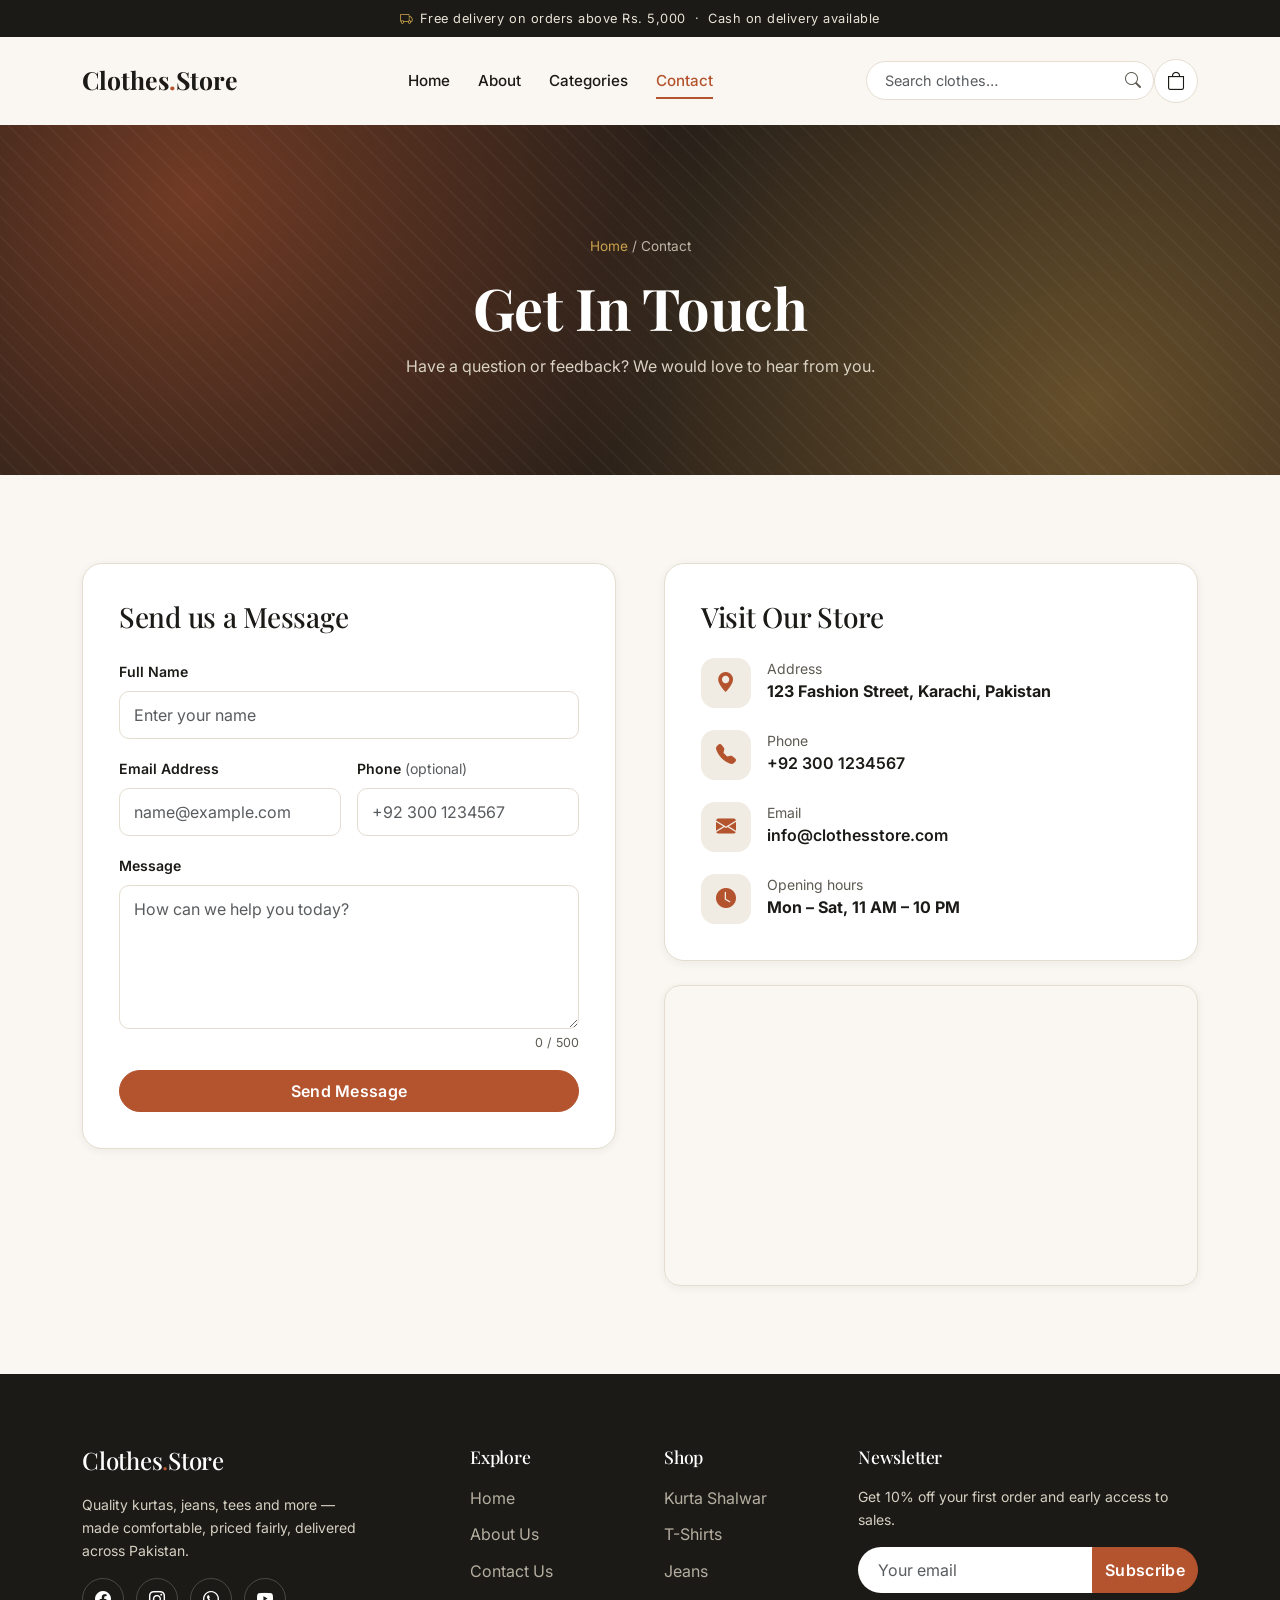
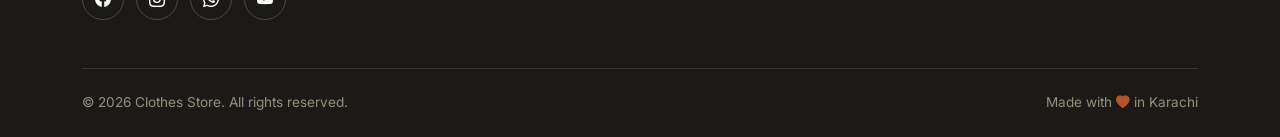
<file: contact.html>
<!DOCTYPE html>
<html lang="en">
<head>
  <meta charset="UTF-8">
  <meta name="viewport" content="width=device-width, initial-scale=1.0">
  <title>Contact Us — Clothes Store</title>
  <meta name="description" content="Questions or feedback? Send us a message or visit our store in Karachi.">
  <link rel="preconnect" href="https://fonts.googleapis.com">
  <link rel="preconnect" href="https://fonts.gstatic.com" crossorigin>
  <link href="https://fonts.googleapis.com/css2?family=Inter:wght@400;500;600&family=Playfair+Display:wght@600;700&display=swap" rel="stylesheet">
  <link href="https://cdn.jsdelivr.net/npm/bootstrap@5.3.8/dist/css/bootstrap.min.css" rel="stylesheet" integrity="sha384-sRIl4kxILFvY47J16cr9ZwB07vP4J8+LH7qKQnuqkuIAvNWLzeN8tE5YBujZqJLB" crossorigin="anonymous">
  <link rel="stylesheet" href="https://cdn.jsdelivr.net/npm/bootstrap-icons@1.13.1/font/bootstrap-icons.min.css">
  <link rel="stylesheet" href="css/style.css">
</head>
<body>
<div class="topbar"><i class="bi bi-truck"></i>Free delivery on orders above Rs. 5,000 &nbsp;·&nbsp; Cash on delivery available</div>

<nav class="navbar navbar-expand-lg site-nav sticky-top">
  <div class="container">
    <a class="navbar-brand" href="index.html">Clothes<span>.</span>Store</a>
    <div class="d-flex align-items-center gap-2 order-lg-last">
      <button class="cart-btn" type="button" aria-label="Open cart"><i class="bi bi-bag"></i><span class="cart-badge" style="display:none">0</span></button>
      <button class="navbar-toggler border-0" type="button" data-bs-toggle="collapse" data-bs-target="#mainNav" aria-controls="mainNav" aria-expanded="false" aria-label="Toggle navigation"><span class="navbar-toggler-icon"></span></button>
    </div>
    <div class="collapse navbar-collapse" id="mainNav">
      <ul class="navbar-nav mx-lg-auto mb-2 mb-lg-0">
        <li class="nav-item"><a class="nav-link" href="index.html">Home</a></li>
        <li class="nav-item"><a class="nav-link" href="about.html">About</a></li>
        <li class="nav-item dropdown">
          <a class="nav-link dropdown-toggle" href="#" role="button" data-bs-toggle="dropdown" aria-expanded="false">Categories</a>
          <ul class="dropdown-menu">
            <li><a class="dropdown-item" href="index.html?cat=kurta#shop">Kurta Shalwar</a></li>
            <li><a class="dropdown-item" href="index.html?cat=tshirt#shop">T-Shirts</a></li>
            <li><a class="dropdown-item" href="index.html?cat=jeans#shop">Jeans</a></li>
            <li><hr class="dropdown-divider"></li>
            <li><a class="dropdown-item" href="index.html?cat=jackets#shop">Jackets</a></li>
            <li><a class="dropdown-item" href="index.html?cat=dresses#shop">Dresses</a></li>
          </ul>
        </li>
        <li class="nav-item"><a class="nav-link active" aria-current="page" href="contact.html">Contact</a></li>
      </ul>
      <form class="nav-search" role="search" action="index.html" method="get">
        <input class="form-control" type="search" name="q" placeholder="Search clothes…" aria-label="Search">
        <button type="submit" aria-label="Search"><i class="bi bi-search"></i></button>
      </form>
    </div>
  </div>
</nav>

<header class="page-hero">
  <div class="container">
    <div class="crumbs mb-3"><a href="index.html">Home</a> / Contact</div>
    <h1>Get In Touch</h1>
    <p>Have a question or feedback? We would love to hear from you.</p>
  </div>
</header>

<section class="section-pad">
  <div class="container">
    <div class="row g-4 g-lg-5">
      <div class="col-lg-6 reveal">
        <div class="form-card">
          <h3 class="mb-4">Send us a Message</h3>
          <form id="contactForm" novalidate>
            <div class="mb-3">
              <label class="form-label" for="cName">Full Name</label>
              <input type="text" class="form-control" id="cName" placeholder="Enter your name" autocomplete="name">
              <div class="invalid-feedback">Please enter your name (at least 3 letters).</div>
            </div>
            <div class="row g-3 mb-3">
              <div class="col-sm-6">
                <label class="form-label" for="cEmail">Email Address</label>
                <input type="email" class="form-control" id="cEmail" placeholder="name@example.com" autocomplete="email">
                <div class="invalid-feedback">Enter a valid email address.</div>
              </div>
              <div class="col-sm-6">
                <label class="form-label" for="cPhone">Phone <span class="text-muted fw-normal">(optional)</span></label>
                <input type="tel" class="form-control" id="cPhone" placeholder="+92 300 1234567" autocomplete="tel">
                <div class="invalid-feedback">Enter a valid phone number.</div>
              </div>
            </div>
            <div class="mb-1">
              <label class="form-label" for="cMsg">Message</label>
              <textarea class="form-control" id="cMsg" rows="5" maxlength="500" placeholder="How can we help you today?"></textarea>
              <div class="invalid-feedback">Message should be at least 10 characters.</div>
            </div>
            <div class="char-count mb-3" id="msgCount">0 / 500</div>
            <button type="submit" class="btn btn-accent w-100 py-2">Send Message</button>
          </form>
          <div class="form-success" id="formSuccess">
            <i class="bi bi-check-circle-fill"></i>
            <h4 class="mt-3">Message sent!</h4>
            <p class="text-muted">Thank you — we'll get back to you within 24 hours.</p>
            <button class="btn btn-outline-ink" id="sendAnother" type="button">Send another message</button>
          </div>
        </div>
      </div>

      <div class="col-lg-6 reveal d1">
        <div class="info-card mb-4">
          <h3 class="mb-4">Visit Our Store</h3>
          <div class="contact-row"><span class="ic"><i class="bi bi-geo-alt-fill"></i></span><div><small>Address</small><strong>123 Fashion Street, Karachi, Pakistan</strong></div></div>
          <div class="contact-row"><span class="ic"><i class="bi bi-telephone-fill"></i></span><div><small>Phone</small><a href="tel:+923001234567" class="text-reset fw-semibold">+92 300 1234567</a></div></div>
          <div class="contact-row"><span class="ic"><i class="bi bi-envelope-fill"></i></span><div><small>Email</small><a href="mailto:info@clothesstore.com" class="text-reset fw-semibold">info@clothesstore.com</a></div></div>
          <div class="contact-row mb-0"><span class="ic"><i class="bi bi-clock-fill"></i></span><div><small>Opening hours</small><strong>Mon – Sat, 11 AM – 10 PM</strong></div></div>
        </div>
        <div class="map-wrap ratio ratio-16x9">
          <iframe src="https://www.google.com/maps/embed?pb=!1m18!1m12!1m3!1d3618.1522338510267!2d67.03217337414353!3d24.926883342598707!2m3!1f0!2f0!3f0!3m2!1i1024!2i768!4f13.1!3m3!1m2!1s0x3eb33f90157042d3%3A0x93d609e8bec9a880!2sAptech%20Computer%20Education%20North%20Nazimabad%20Center!5e0!3m2!1sen!2s!4v1773400450771!5m2!1sen!2s" title="Store location map" style="border:0;" allowfullscreen referrerpolicy="no-referrer-when-downgrade"></iframe>
        </div>
      </div>
    </div>
  </div>
</section>

<footer class="site-footer">
  <div class="container">
    <div class="row g-4 g-lg-5">
      <div class="col-lg-4">
        <h5 class="brand-font fs-4">Clothes<span style="color:var(--accent)">.</span>Store</h5>
        <p class="small pe-lg-5">Quality kurtas, jeans, tees and more — made comfortable, priced fairly, delivered across Pakistan.</p>
        <div class="social mt-3">
          <a href="#" aria-label="Facebook"><i class="bi bi-facebook"></i></a>
          <a href="#" aria-label="Instagram"><i class="bi bi-instagram"></i></a>
          <a href="#" aria-label="WhatsApp"><i class="bi bi-whatsapp"></i></a>
          <a href="#" aria-label="YouTube"><i class="bi bi-youtube"></i></a>
        </div>
      </div>
      <div class="col-6 col-lg-2">
        <h5>Explore</h5>
        <ul class="footer-links">
          <li><a href="index.html">Home</a></li>
          <li><a href="about.html">About Us</a></li>
          <li><a href="contact.html">Contact Us</a></li>
        </ul>
      </div>
      <div class="col-6 col-lg-2">
        <h5>Shop</h5>
        <ul class="footer-links">
          <li><a href="index.html?cat=kurta#shop">Kurta Shalwar</a></li>
          <li><a href="index.html?cat=tshirt#shop">T-Shirts</a></li>
          <li><a href="index.html?cat=jeans#shop">Jeans</a></li>
        </ul>
      </div>
      <div class="col-lg-4">
        <h5>Newsletter</h5>
        <p class="small">Get 10% off your first order and early access to sales.</p>
        <form class="newsletter-form input-group" novalidate>
          <input type="email" class="form-control" placeholder="Your email" aria-label="Email address">
          <button class="btn btn-accent" type="submit">Subscribe</button>
        </form>
      </div>
    </div>
    <div class="footer-bottom d-flex flex-column flex-md-row justify-content-between gap-2">
      <span>© <span class="js-year">2024</span> Clothes Store. All rights reserved.</span>
      <span>Made with <i class="bi bi-heart-fill" style="color:var(--accent)"></i> in Karachi</span>
    </div>
  </div>
</footer>

<script src="https://cdn.jsdelivr.net/npm/bootstrap@5.3.8/dist/js/bootstrap.bundle.min.js" integrity="sha384-FKyoEForCGlyvwx9Hj09JcYn3nv7wiPVlz7YYwJrWVcXK/BmnVDxM+D2scQbITxI" crossorigin="anonymous"></script>
<script src="https://code.jquery.com/jquery-3.7.1.min.js"></script>
<script src="js/main.js"></script>
</body>
</html>
</file>
<file: css/style.css>
/* =========================================================
   Clothes Store — custom stylesheet (CSS3)
   Bootstrap 5 ke upar custom design layer
   ========================================================= */

:root {
  --ink: #1b1a17;
  --ink-soft: #5d5a52;
  --paper: #faf7f2;
  --paper-2: #f1ece3;
  --line: #e4ddd0;
  --accent: #b4542f;        /* terracotta */
  --accent-dark: #8f3f20;
  --gold: #c9a24b;
  --radius: 14px;
  --shadow-sm: 0 2px 10px rgba(27, 26, 23, .06);
  --shadow-md: 0 14px 34px rgba(27, 26, 23, .12);
  --ease: cubic-bezier(.22, .61, .36, 1);
  --font-head: 'Playfair Display', Georgia, serif;
  --font-body: 'Inter', system-ui, -apple-system, 'Segoe UI', sans-serif;
}

/* ---------- Base ---------- */
html { scroll-behavior: smooth; }
body {
  font-family: var(--font-body);
  color: var(--ink);
  background: var(--paper);
  line-height: 1.65;
  -webkit-font-smoothing: antialiased;
}
h1, h2, h3, h4, h5, .brand-font { font-family: var(--font-head); letter-spacing: -.01em; }
a { color: var(--accent); text-decoration: none; transition: color .2s; }
a:hover { color: var(--accent-dark); }
img { max-width: 100%; }
::selection { background: var(--accent); color: #fff; }

.section-pad { padding: 88px 0; }
.eyebrow {
  display: inline-block;
  font-size: .75rem; font-weight: 600; letter-spacing: .22em; text-transform: uppercase;
  color: var(--accent);
}
.section-title { font-size: clamp(1.9rem, 3.4vw, 2.7rem); font-weight: 700; margin: .4rem 0 .6rem; }
.section-sub { color: var(--ink-soft); max-width: 560px; margin-inline: auto; }
.title-rule { width: 56px; height: 3px; background: var(--accent); border-radius: 3px; margin: 14px auto 0; }

/* ---------- Buttons ---------- */
.btn { border-radius: 999px; font-weight: 600; letter-spacing: .02em; transition: all .25s var(--ease); }
.btn-accent { background: var(--accent); border-color: var(--accent); color: #fff; }
.btn-accent:hover, .btn-accent:focus { background: var(--accent-dark); border-color: var(--accent-dark); color: #fff; transform: translateY(-2px); box-shadow: 0 8px 20px rgba(180, 84, 47, .35); }
.btn-ink { background: var(--ink); border-color: var(--ink); color: #fff; }
.btn-ink:hover { background: var(--accent); border-color: var(--accent); color: #fff; transform: translateY(-2px); }
.btn-outline-ink { border: 1.5px solid var(--ink); color: var(--ink); background: transparent; }
.btn-outline-ink:hover { background: var(--ink); color: #fff; }

/* ---------- Top announcement bar ---------- */
.topbar { background: var(--ink); color: #e9e3d6; font-size: .8rem; text-align: center; padding: 8px 12px; letter-spacing: .04em; }
.topbar i { color: var(--gold); margin-right: 6px; }

/* ---------- Navbar ---------- */
.site-nav {
  background: rgba(250, 247, 242, .92);
  backdrop-filter: blur(10px);
  -webkit-backdrop-filter: blur(10px);
  border-bottom: 1px solid transparent;
  padding: 18px 0;
  transition: padding .3s var(--ease), box-shadow .3s, border-color .3s;
  z-index: 1030;
}
.site-nav.scrolled { padding: 8px 0; box-shadow: var(--shadow-sm); border-color: var(--line); }
.site-nav .navbar-brand { font-family: var(--font-head); font-size: 1.55rem; font-weight: 700; color: var(--ink); }
.site-nav .navbar-brand span { color: var(--accent); }
.site-nav .nav-link {
  color: var(--ink); font-weight: 500; font-size: .95rem; position: relative; padding: 8px 14px !important;
}
.site-nav .nav-link::after {
  content: ""; position: absolute; left: 14px; right: 14px; bottom: 2px; height: 2px;
  background: var(--accent); transform: scaleX(0); transform-origin: left; transition: transform .3s var(--ease);
}
.site-nav .nav-link:hover::after, .site-nav .nav-link.active::after { transform: scaleX(1); }
.site-nav .nav-link.active { color: var(--accent); }
.site-nav .dropdown-menu { border: 1px solid var(--line); border-radius: 12px; box-shadow: var(--shadow-md); padding: 8px; }
.site-nav .dropdown-item { border-radius: 8px; padding: 8px 14px; font-size: .92rem; }
.site-nav .dropdown-item:hover { background: var(--paper-2); color: var(--accent); }

.nav-search { position: relative; }
.nav-search input {
  border-radius: 999px; border: 1px solid var(--line); background: #fff; padding: 8px 44px 8px 18px; font-size: .9rem; min-width: 210px;
}
.nav-search input:focus { border-color: var(--accent); box-shadow: 0 0 0 .2rem rgba(180, 84, 47, .15); }
.nav-search button { position: absolute; right: 4px; top: 50%; transform: translateY(-50%); border: 0; background: transparent; color: var(--ink-soft); width: 34px; height: 34px; border-radius: 50%; }
.nav-search button:hover { color: var(--accent); }

.cart-btn {
  position: relative; width: 44px; height: 44px; border-radius: 50%; border: 1px solid var(--line);
  background: #fff; color: var(--ink); display: inline-flex; align-items: center; justify-content: center; font-size: 1.15rem;
  transition: all .25s var(--ease);
}
.cart-btn:hover { background: var(--ink); color: #fff; }
.cart-badge {
  position: absolute; top: -4px; right: -4px; min-width: 20px; height: 20px; padding: 0 5px;
  border-radius: 999px; background: var(--accent); color: #fff; font-size: .7rem; font-weight: 700;
  display: flex; align-items: center; justify-content: center; font-family: var(--font-body);
}
.cart-badge.bump { animation: bump .4s var(--ease); }
@keyframes bump { 0% { transform: scale(1); } 40% { transform: scale(1.5); } 100% { transform: scale(1); } }

/* ---------- Hero carousel ---------- */
.hero { position: relative; }
.hero .carousel-item { height: min(78vh, 640px); min-height: 460px; background: var(--ink); }
.hero .carousel-item img { width: 100%; height: 100%; object-fit: cover; opacity: .78; transform: scale(1.06); transition: transform 7s ease-out; }
.hero .carousel-item.active img { transform: scale(1); }
.hero .carousel-item::after { content: ""; position: absolute; inset: 0; background: linear-gradient(90deg, rgba(20, 18, 14, .78) 0%, rgba(20, 18, 14, .25) 60%, transparent 100%); }
.hero-caption { position: absolute; z-index: 2; left: 0; right: 0; top: 50%; transform: translateY(-50%); color: #fff; }
.hero-caption .inner { max-width: 560px; }
.hero-caption .eyebrow { color: var(--gold); }
.hero-caption h1, .hero-caption h2 { font-size: clamp(2.2rem, 5.4vw, 4.2rem); font-weight: 700; line-height: 1.05; margin: 14px 0 16px; }
.hero-caption p { font-size: 1.1rem; color: #e8e2d5; margin-bottom: 26px; }
.carousel-item.active .hero-caption .inner > * { animation: rise .8s var(--ease) both; }
.carousel-item.active .hero-caption .inner > *:nth-child(2) { animation-delay: .12s; }
.carousel-item.active .hero-caption .inner > *:nth-child(3) { animation-delay: .24s; }
.carousel-item.active .hero-caption .inner > *:nth-child(4) { animation-delay: .36s; }
@keyframes rise { from { opacity: 0; transform: translateY(26px); } to { opacity: 1; transform: none; } }
.hero .carousel-control-prev, .hero .carousel-control-next { width: 7%; z-index: 3; }
.hero .carousel-indicators { z-index: 3; }
.hero .carousel-indicators [data-bs-target] { width: 34px; height: 3px; border: 0; border-radius: 3px; }

/* ---------- Perks strip ---------- */
.perks { background: #fff; border-bottom: 1px solid var(--line); }
.perk { display: flex; align-items: center; gap: 14px; padding: 22px 8px; }
.perk i { font-size: 1.8rem; color: var(--accent); }
.perk strong { display: block; font-size: .95rem; line-height: 1.2; }
.perk small { color: var(--ink-soft); }

/* ---------- Category tiles ---------- */
.cat-tile {
  position: relative; display: block; border-radius: var(--radius); overflow: hidden; height: 300px;
  background: var(--paper-2); box-shadow: var(--shadow-sm);
}
.cat-tile img { width: 100%; height: 100%; object-fit: cover; transition: transform .7s var(--ease); }
.cat-tile::after { content: ""; position: absolute; inset: 0; background: linear-gradient(180deg, transparent 40%, rgba(20, 18, 14, .75)); }
.cat-tile:hover img { transform: scale(1.08); }
.cat-tile .cat-label { position: absolute; z-index: 2; left: 22px; right: 22px; bottom: 18px; color: #fff; display: flex; justify-content: space-between; align-items: end; }
.cat-tile h3 { font-size: 1.5rem; margin: 0; }
.cat-tile .cat-arrow { width: 38px; height: 38px; border-radius: 50%; background: #fff; color: var(--ink); display: grid; place-items: center; transition: all .3s var(--ease); }
.cat-tile:hover .cat-arrow { background: var(--accent); color: #fff; transform: translateX(4px); }

/* ---------- Shop toolbar ---------- */
.filter-pills { display: flex; flex-wrap: wrap; gap: 10px; justify-content: center; }
.filter-pill {
  border: 1.5px solid var(--line); background: #fff; color: var(--ink); padding: 8px 20px; border-radius: 999px;
  font-size: .9rem; font-weight: 500; transition: all .25s var(--ease); cursor: pointer;
}
.filter-pill:hover { border-color: var(--ink); }
.filter-pill.active { background: var(--ink); color: #fff; border-color: var(--ink); }
.shop-tools .form-select { border-radius: 999px; border-color: var(--line); font-size: .9rem; padding-left: 18px; cursor: pointer; }
.result-count { color: var(--ink-soft); font-size: .9rem; }

/* ---------- Product cards ---------- */
.product-col { transition: opacity .35s var(--ease), transform .35s var(--ease); }
.product-card {
  position: relative; background: #fff; border: 1px solid var(--line); border-radius: var(--radius); overflow: hidden;
  height: 100%; display: flex; flex-direction: column; transition: transform .35s var(--ease), box-shadow .35s var(--ease);
}
.product-card:hover { transform: translateY(-8px); box-shadow: var(--shadow-md); }
.product-media { position: relative; aspect-ratio: 4 / 4.6; overflow: hidden; background: var(--paper-2); }
.product-media img { width: 100%; height: 100%; object-fit: cover; transition: transform .7s var(--ease); }
.product-card:hover .product-media img { transform: scale(1.07); }
.badge-tag {
  position: absolute; top: 14px; left: 14px; background: var(--ink); color: #fff; font-size: .7rem; font-weight: 600;
  letter-spacing: .1em; text-transform: uppercase; padding: 5px 12px; border-radius: 999px; z-index: 2;
}
.badge-tag.sale { background: var(--accent); }
.wish-btn {
  position: absolute; top: 12px; right: 12px; z-index: 2; width: 38px; height: 38px; border-radius: 50%; border: 0;
  background: #fff; color: var(--ink); display: grid; place-items: center; box-shadow: var(--shadow-sm); transition: all .25s var(--ease);
}
.wish-btn:hover { transform: scale(1.12); color: var(--accent); }
.wish-btn.active { color: var(--accent); }
.wish-btn.active i::before { content: "\f415"; } /* bi-heart-fill */
.quick-btn {
  position: absolute; left: 14px; right: 14px; bottom: 14px; z-index: 2; background: rgba(255, 255, 255, .95); color: var(--ink);
  border: 0; border-radius: 999px; padding: 9px; font-size: .85rem; font-weight: 600; transform: translateY(70px); opacity: 0;
  transition: all .35s var(--ease);
}
.product-card:hover .quick-btn { transform: none; opacity: 1; }
.quick-btn:hover { background: var(--ink); color: #fff; }
.product-body { padding: 18px 18px 20px; display: flex; flex-direction: column; flex: 1; }
.product-cat { font-size: .72rem; letter-spacing: .16em; text-transform: uppercase; color: var(--ink-soft); }
.product-title { font-size: 1.2rem; margin: 4px 0 6px; }
.product-desc { color: var(--ink-soft); font-size: .9rem; flex: 1; }
.price-row { display: flex; align-items: baseline; gap: 10px; margin: 8px 0 14px; }
.price { font-weight: 700; font-size: 1.15rem; color: var(--ink); }
.price-old { color: #9b968a; text-decoration: line-through; font-size: .9rem; }
.stars { color: var(--gold); font-size: .8rem; letter-spacing: 2px; }

.empty-state { text-align: center; padding: 60px 20px; color: var(--ink-soft); display: none; }
.empty-state i { font-size: 3rem; color: var(--line); }

/* ---------- Sale banner ---------- */
.sale-banner {
  background: linear-gradient(120deg, var(--ink) 0%, #3a2418 100%); color: #fff; border-radius: 22px; padding: 56px 40px;
  position: relative; overflow: hidden;
}
.sale-banner::before { content: ""; position: absolute; right: -80px; top: -80px; width: 320px; height: 320px; border-radius: 50%; background: radial-gradient(circle, rgba(201, 162, 75, .35), transparent 70%); }
.sale-banner h2 { font-size: clamp(1.8rem, 3.5vw, 2.8rem); }
.countdown { display: flex; gap: 12px; }
.countdown .box { background: rgba(255, 255, 255, .08); border: 1px solid rgba(255, 255, 255, .15); border-radius: 12px; padding: 12px 8px; min-width: 70px; text-align: center; }
.countdown .num { font-family: var(--font-head); font-size: 1.9rem; font-weight: 700; line-height: 1; display: block; }
.countdown small { font-size: .65rem; letter-spacing: .15em; text-transform: uppercase; color: #cfc7b6; }

/* ---------- Testimonials ---------- */
.review-card { background: #fff; border: 1px solid var(--line); border-radius: var(--radius); padding: 28px; height: 100%; }
.review-card .quote { font-size: 1rem; color: var(--ink-soft); }
.review-card .who { display: flex; align-items: center; gap: 12px; margin-top: 18px; }
.avatar { width: 44px; height: 44px; border-radius: 50%; background: var(--accent); color: #fff; display: grid; place-items: center; font-weight: 600; }

/* ---------- Footer ---------- */
.site-footer { background: var(--ink); color: #d6d0c2; padding: 72px 0 24px; margin-top: 0; }
.site-footer h5 { color: #fff; font-size: 1.1rem; margin-bottom: 18px; }
.site-footer a { color: #b5aea0; }
.site-footer a:hover { color: #fff; }
.footer-links { list-style: none; padding: 0; margin: 0; }
.footer-links li { margin-bottom: 10px; }
.social a {
  width: 42px; height: 42px; border-radius: 50%; border: 1px solid rgba(255, 255, 255, .2); display: inline-grid; place-items: center;
  color: #fff; margin-right: 8px; transition: all .3s var(--ease);
}
.social a:hover { background: var(--accent); border-color: var(--accent); transform: translateY(-4px); color: #fff; }
.newsletter-form .form-control { border-radius: 999px 0 0 999px; border: 0; padding-left: 20px; }
.newsletter-form .btn { border-radius: 0 999px 999px 0; }
.footer-bottom { border-top: 1px solid rgba(255, 255, 255, .12); margin-top: 48px; padding-top: 22px; font-size: .85rem; color: #988f7e; }

/* ---------- Cart offcanvas ---------- */
.cart-panel { width: min(420px, 100vw) !important; background: var(--paper); }
.cart-panel .offcanvas-header { border-bottom: 1px solid var(--line); }
.cart-item { display: flex; gap: 14px; padding: 16px 0; border-bottom: 1px dashed var(--line); animation: rise .4s var(--ease) both; }
.cart-item img { width: 76px; height: 92px; object-fit: cover; border-radius: 10px; background: var(--paper-2); }
.cart-item .info { flex: 1; min-width: 0; }
.cart-item h6 { font-family: var(--font-body); font-weight: 600; margin: 0 0 2px; font-size: .95rem; }
.qty { display: inline-flex; align-items: center; border: 1px solid var(--line); border-radius: 999px; background: #fff; }
.qty button { border: 0; background: transparent; width: 30px; height: 30px; font-size: 1rem; line-height: 1; }
.qty button:hover { color: var(--accent); }
.qty span { min-width: 26px; text-align: center; font-weight: 600; font-size: .9rem; }
.remove-item { border: 0; background: transparent; color: #9b968a; }
.remove-item:hover { color: #c0392b; }
.cart-empty { text-align: center; padding: 70px 10px; color: var(--ink-soft); }
.cart-empty i { font-size: 3.4rem; color: var(--line); }
.cart-foot { border-top: 1px solid var(--line); padding: 18px 20px; background: #fff; }

/* ---------- Toast ---------- */
.toast-wrap { position: fixed; bottom: 22px; left: 50%; transform: translateX(-50%); z-index: 2000; display: flex; flex-direction: column; gap: 10px; align-items: center; pointer-events: none; }
.mini-toast {
  background: var(--ink); color: #fff; padding: 12px 22px; border-radius: 999px; font-size: .9rem; box-shadow: var(--shadow-md);
  display: flex; align-items: center; gap: 10px; animation: toastIn .4s var(--ease) both;
}
.mini-toast i { color: var(--gold); }
@keyframes toastIn { from { opacity: 0; transform: translateY(18px) scale(.95); } to { opacity: 1; transform: none; } }

/* ---------- Back to top ---------- */
#backTop {
  position: fixed; right: 22px; bottom: 22px; z-index: 1500; width: 46px; height: 46px; border-radius: 50%; border: 0;
  background: var(--accent); color: #fff; box-shadow: var(--shadow-md); display: none; place-items: center; font-size: 1.2rem;
}
#backTop:hover { background: var(--accent-dark); }

/* ---------- Scroll reveal ---------- */
.reveal { opacity: 0; transform: translateY(34px); transition: opacity .8s var(--ease), transform .8s var(--ease); }
.reveal.in { opacity: 1; transform: none; }
.reveal.d1 { transition-delay: .08s; } .reveal.d2 { transition-delay: .16s; } .reveal.d3 { transition-delay: .24s; }

/* ---------- Quick view modal ---------- */
.qv-modal .modal-content { border: 0; border-radius: 20px; overflow: hidden; }
.qv-modal img { width: 100%; height: 100%; object-fit: cover; min-height: 320px; }
.size-opt { display: inline-block; }
.size-opt input { display: none; }
.size-opt span { display: inline-grid; place-items: center; width: 44px; height: 40px; border: 1.5px solid var(--line); border-radius: 10px; cursor: pointer; font-size: .85rem; font-weight: 600; transition: all .2s; }
.size-opt input:checked + span { background: var(--ink); color: #fff; border-color: var(--ink); }
.size-opt span:hover { border-color: var(--ink); }

/* ---------- Page header (About / Contact) ---------- */
.page-hero {
  position: relative; color: #fff; text-align: center; padding: 110px 0 96px; overflow: hidden;
  background:
    radial-gradient(circle at 15% 20%, rgba(180, 84, 47, .55), transparent 45%),
    radial-gradient(circle at 85% 80%, rgba(201, 162, 75, .35), transparent 45%),
    linear-gradient(135deg, #1b1a17, #33241a);
}
.page-hero::before { content: ""; position: absolute; inset: 0; background-image: repeating-linear-gradient(45deg, rgba(255, 255, 255, .03) 0 2px, transparent 2px 14px); }
.page-hero .container { position: relative; }
.page-hero h1 { font-size: clamp(2.2rem, 5vw, 3.6rem); font-weight: 700; }
.page-hero p { color: #d9d2c2; max-width: 560px; margin: 10px auto 0; }
.crumbs { font-size: .85rem; color: #bdb5a4; }
.crumbs a { color: var(--gold); }

/* ---------- About ---------- */
.about-img { position: relative; border-radius: 22px; overflow: hidden; box-shadow: var(--shadow-md); background: linear-gradient(135deg, var(--paper-2), #e5d9c6); min-height: 380px; }
.about-img img { width: 100%; height: 100%; min-height: 380px; object-fit: cover; }
.about-badge {
  position: absolute; right: 18px; bottom: 18px; background: #fff; border-radius: 16px; padding: 14px 20px; box-shadow: var(--shadow-md); text-align: center;
}
.about-badge strong { display: block; font-family: var(--font-head); font-size: 1.8rem; color: var(--accent); line-height: 1; }
.about-badge small { color: var(--ink-soft); font-size: .75rem; }
.check-row { display: flex; gap: 14px; margin-bottom: 16px; }
.check-row i { color: var(--accent); font-size: 1.5rem; }
.stat-card { background: #fff; border: 1px solid var(--line); border-radius: var(--radius); padding: 34px 16px; text-align: center; transition: all .35s var(--ease); height: 100%; }
.stat-card:hover { transform: translateY(-8px); box-shadow: var(--shadow-md); border-color: var(--accent); }
.stat-card .num { font-family: var(--font-head); font-size: clamp(2rem, 4vw, 2.8rem); font-weight: 700; color: var(--accent); line-height: 1.1; }
.stat-card p { margin: 6px 0 0; color: var(--ink-soft); font-weight: 500; }
.icon-box { width: 66px; height: 66px; border-radius: 50%; background: var(--paper-2); color: var(--accent); display: grid; place-items: center; font-size: 1.6rem; margin: 0 auto 18px; transition: all .35s var(--ease); }
.why-card { text-align: center; padding: 30px 22px; border-radius: var(--radius); transition: background .3s; height: 100%; }
.why-card:hover { background: #fff; box-shadow: var(--shadow-sm); }
.why-card:hover .icon-box { background: var(--accent); color: #fff; transform: rotateY(180deg); }

/* ---------- Contact ---------- */
.form-card, .info-card { background: #fff; border: 1px solid var(--line); border-radius: 20px; padding: 36px; box-shadow: var(--shadow-sm); }
.form-label { font-weight: 600; font-size: .88rem; }
.form-control, .form-select { border-radius: 10px; border-color: var(--line); padding: 11px 14px; }
.form-control:focus, .form-select:focus { border-color: var(--accent); box-shadow: 0 0 0 .2rem rgba(180, 84, 47, .15); }
.contact-row { display: flex; gap: 16px; align-items: center; margin-bottom: 22px; }
.contact-row .ic { width: 50px; height: 50px; border-radius: 14px; background: var(--paper-2); color: var(--accent); display: grid; place-items: center; font-size: 1.25rem; flex-shrink: 0; }
.contact-row small { color: var(--ink-soft); display: block; line-height: 1.2; }
.map-wrap { border-radius: 16px; overflow: hidden; box-shadow: var(--shadow-sm); border: 1px solid var(--line); }
.char-count { font-size: .78rem; color: var(--ink-soft); text-align: right; }
.form-success { display: none; text-align: center; padding: 30px 10px; }
.form-success i { font-size: 3.6rem; color: #2e8b57; }

/* ---------- Responsive ---------- */
@media (max-width: 991.98px) {
  .section-pad { padding: 64px 0; }
  .nav-search { margin: 12px 0; }
  .nav-search input { width: 100%; }
  .site-nav .navbar-collapse { background: #fff; border: 1px solid var(--line); border-radius: 14px; padding: 14px 18px; margin-top: 12px; }
  .hero .carousel-item { height: 62vh; }
}
@media (max-width: 575.98px) {
  .sale-banner { padding: 36px 22px; }
  .countdown .box { min-width: 58px; }
  .form-card, .info-card { padding: 24px 20px; }
  .quick-btn { transform: none; opacity: 1; }  /* touch: hamesha dikhao */
}
@media (prefers-reduced-motion: reduce) {
  *, *::before, *::after { animation: none !important; transition: none !important; }
  .reveal { opacity: 1; transform: none; }
}

@media (max-width: 767.98px) {
  .hero .carousel-control-prev, .hero .carousel-control-next { display: none; }
}
</file>
